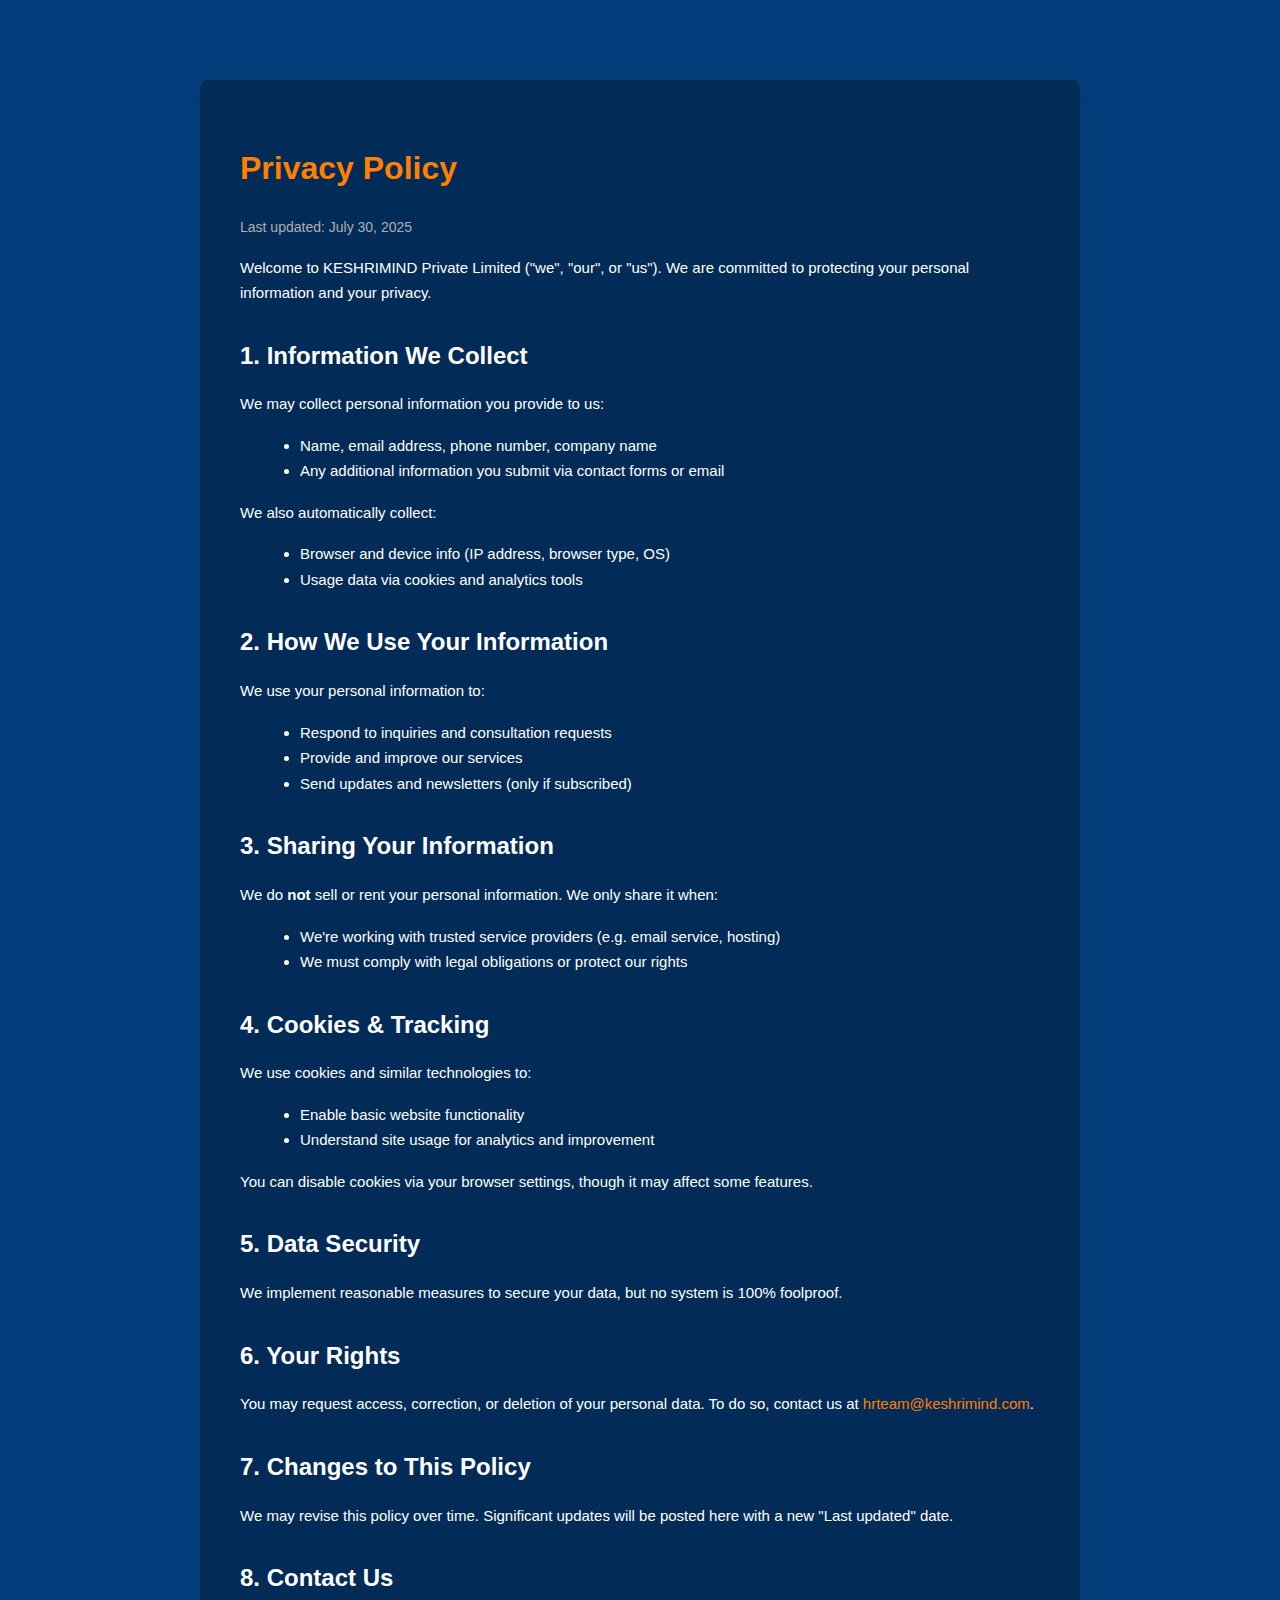
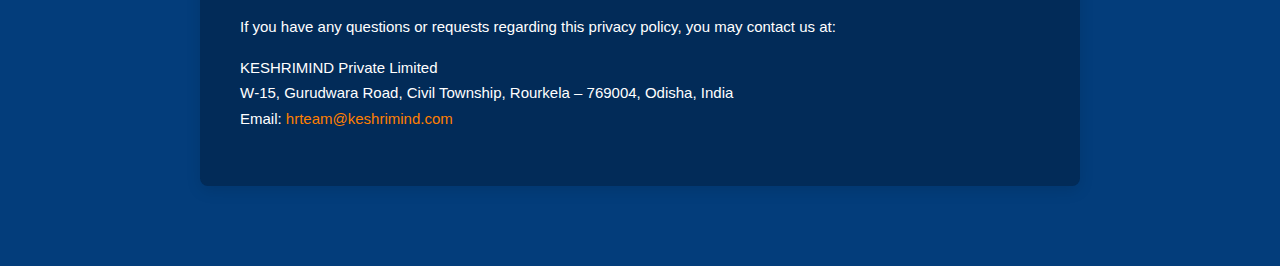
<file: privacypolicy.html>
<!DOCTYPE html>
<html lang="en">

<head>
    <meta charset="UTF-8" />
    <meta name="viewport" content="width=device-width, initial-scale=1.0" />
    <title>Privacy Policy | KESHRIMIND Private Limited</title>
    <style>
        body {
            font-family: 'Roboto', sans-serif;
            background: #033d7b;
            color: #ffffff;
            line-height: 1.7;
            margin: 0;
            padding: 20px;
        }

        .container {
            max-width: 800px;
            margin: 60px auto;
            background: #022B58;
            padding: 40px;
            border-radius: 8px;
            box-shadow: 0 5px 15px rgba(0, 0, 0, 0.1);
        }

        h1 {
            color: #ff7f00;
            margin-bottom: 20px;
        }

        h2 {
            color: #ffffff;
            margin-top: 30px;
            margin-bottom: 10px;
        }

        a {
            color: #ff7f00;
            text-decoration: none;
        }

        a:hover {
            text-decoration: underline;
        }

        ul {
            margin-left: 20px;
        }

        p,
        li {
            font-size: 15px;
        }

        .updated {
            font-size: 14px;
            color: #b1aeae;
        }
    </style>
</head>

<body>
    <div class="container">
        <h1>Privacy Policy</h1>
        <p class="updated">Last updated: July 30, 2025</p>
        <p>Welcome to KESHRIMIND Private Limited ("we", "our", or "us"). We are committed to protecting your personal
            information and your privacy.</p>

        <h2>1. Information We Collect</h2>
        <p>We may collect personal information you provide to us:</p>
        <ul>
            <li>Name, email address, phone number, company name</li>
            <li>Any additional information you submit via contact forms or email</li>
        </ul>
        <p>We also automatically collect:</p>
        <ul>
            <li>Browser and device info (IP address, browser type, OS)</li>
            <li>Usage data via cookies and analytics tools</li>
        </ul>

        <h2>2. How We Use Your Information</h2>
        <p>We use your personal information to:</p>
        <ul>
            <li>Respond to inquiries and consultation requests</li>
            <li>Provide and improve our services</li>
            <li>Send updates and newsletters (only if subscribed)</li>
        </ul>

        <h2>3. Sharing Your Information</h2>
        <p>We do <strong>not</strong> sell or rent your personal information. We only share it when:</p>
        <ul>
            <li>We're working with trusted service providers (e.g. email service, hosting)</li>
            <li>We must comply with legal obligations or protect our rights</li>
        </ul>

        <h2>4. Cookies & Tracking</h2>
        <p>We use cookies and similar technologies to:</p>
        <ul>
            <li>Enable basic website functionality</li>
            <li>Understand site usage for analytics and improvement</li>
        </ul>
        <p>You can disable cookies via your browser settings, though it may affect some features.</p>

        <h2>5. Data Security</h2>
        <p>We implement reasonable measures to secure your data, but no system is 100% foolproof.</p>

        <h2>6. Your Rights</h2>
        <p>You may request access, correction, or deletion of your personal data. To do so, contact us at <a
                href="mailto:hrteam@keshrimind.com">hrteam@keshrimind.com</a>.</p>

        <h2>7. Changes to This Policy</h2>
        <p>We may revise this policy over time. Significant updates will be posted here with a new "Last updated" date.
        </p>

        <h2>8. Contact Us</h2>
        <p>If you have any questions or requests regarding this privacy policy, you may contact us at:</p>
        <p>
            KESHRIMIND Private Limited <br />
            W‑15, Gurudwara Road, Civil Township, Rourkela – 769004, Odisha, India<br />
            Email: <a href="mailto:hrteam@keshrimind.com">hrteam@keshrimind.com</a>
        </p>
    </div>
</body>

</html>
</file>
